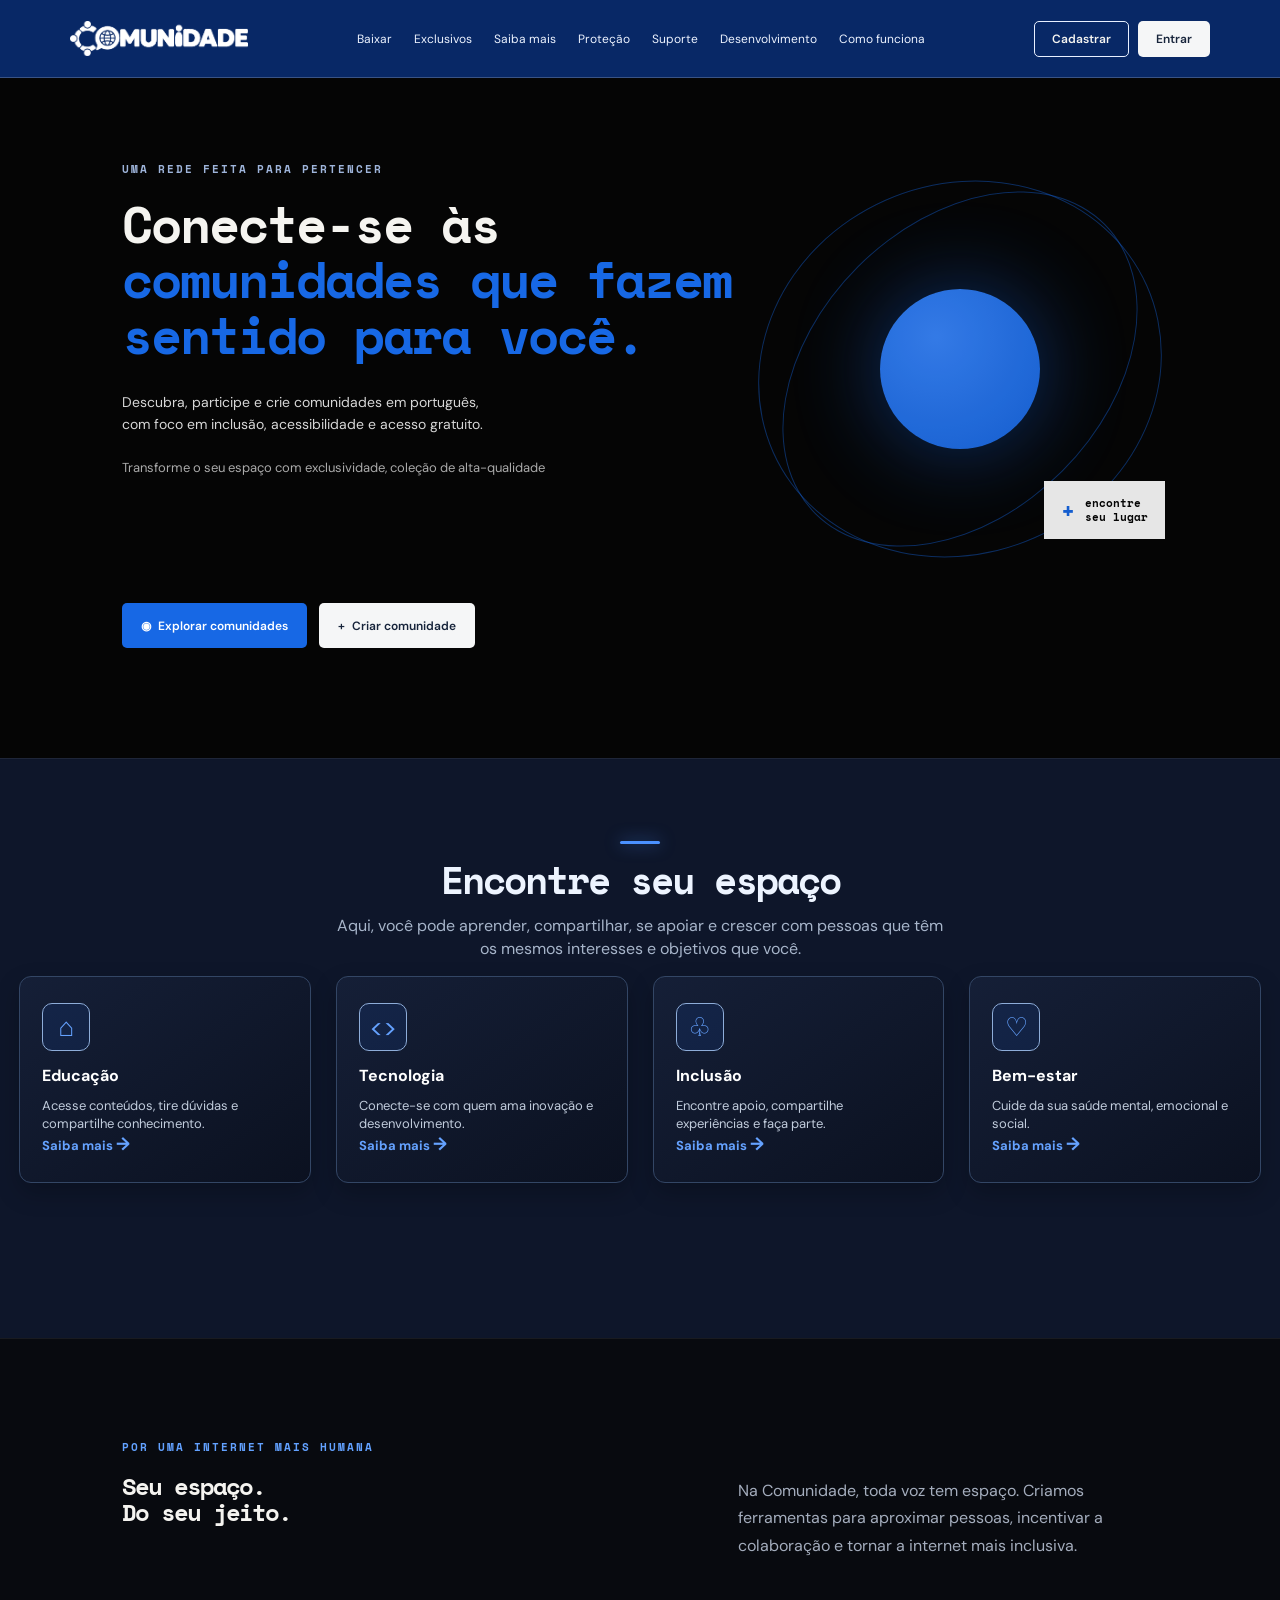
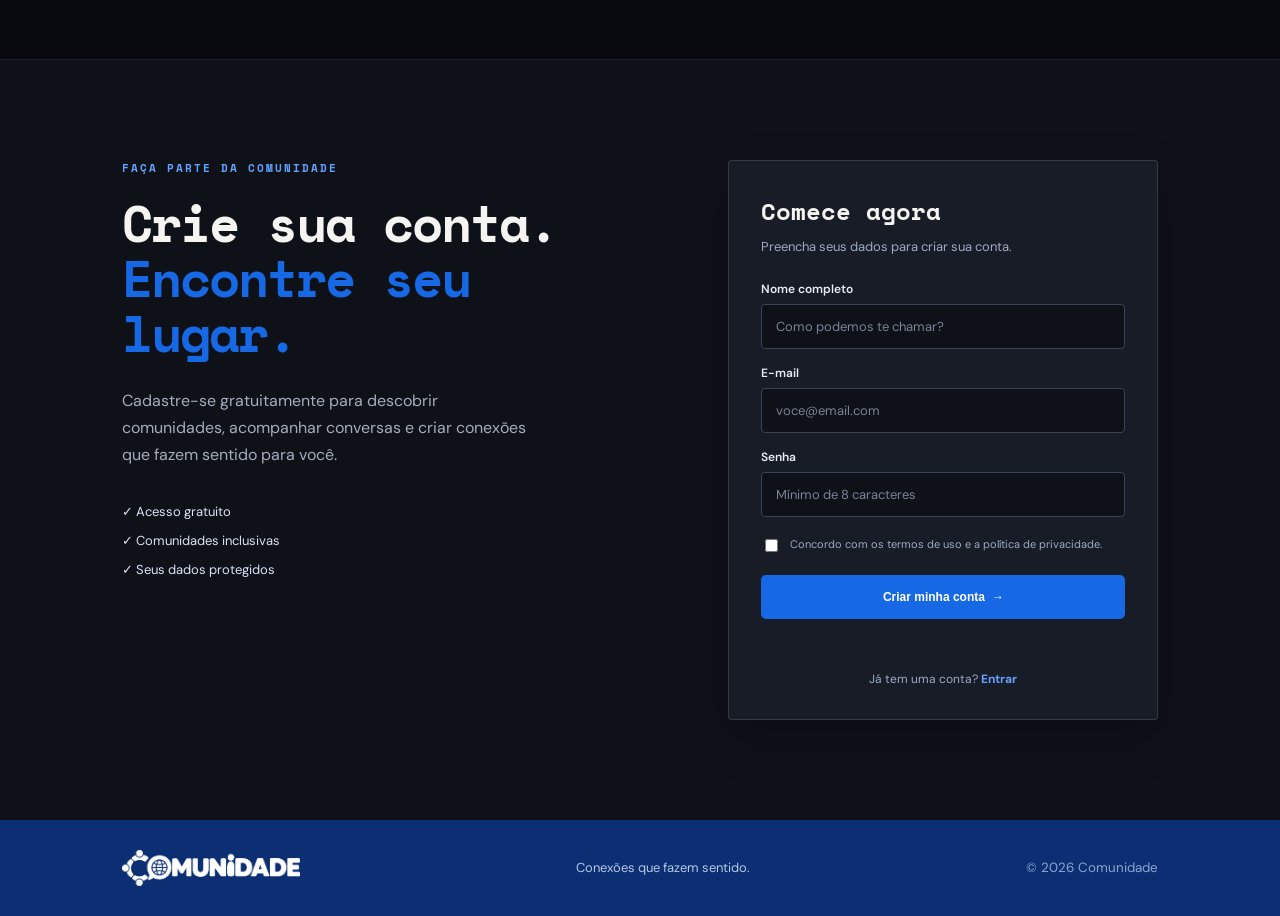
<file: index.html>
<!doctype html>
<html lang="pt-BR">
  <head>
    <meta charset="UTF-8" />
    <meta name="viewport" content="width=device-width, initial-scale=1.0" />
    <meta name="description" content="Comunidade - comunidades que fazem sentido para você." />
    <title>Comunidade | Comunidades para todos</title>
    <link rel="preconnect" href="https://fonts.googleapis.com" />
    <link rel="preconnect" href="https://fonts.gstatic.com" crossorigin />
    <link
      href="https://fonts.googleapis.com/css2?family=DM+Sans:wght@400;500;600;700&family=Space+Mono:wght@400;700&display=swap"
      rel="stylesheet"
    />
    <link rel="stylesheet" href="css/styles.css" />
  </head>
  <body>
    <header class="site-header">
      <a class="brand" href="#inicio" aria-label="Comunidade - início">
        <img src="arquivos/logo-comunidade.png" alt="Comunidade" />
      </a>

      <button class="menu-toggle" type="button" aria-expanded="false" aria-controls="main-nav">
        <span></span><span></span><span></span>
        <span class="sr-only">Abrir menu</span>
      </button>

      <nav id="main-nav" class="main-nav" aria-label="Navegação principal">
        <a href="#cadastro">Baixar</a>
        <a href="#comunidades">Exclusivos</a>
        <a href="#sobre">Saiba mais</a>
        <a href="#cadastro">Proteção</a>
        <a href="#suporte">Suporte</a>
        <a href="#sobre">Desenvolvimento</a>
        <a href="#comunidades">Como funciona</a>
      </nav>

      <div class="header-actions">
        <a class="button button-outline" href="cadastro.html">Cadastrar</a>
        <a class="button button-light" href="login.html">Entrar</a>
      </div>
    </header>

    <main>
      <section id="inicio" class="hero">
        <div class="hero-copy">
          <p class="eyebrow">uma rede feita para pertencer</p>
          <h1>Conecte-se às<br /><strong>comunidades que fazem<br />sentido para você.</strong></h1>
          <p class="hero-description">
            Descubra, participe e crie comunidades em português,<br class="desktop-only" />
            com foco em inclusão, acessibilidade e acesso gratuito.
          </p>
          <p class="hero-subtitle">Transforme o seu espaço com exclusividade, coleção de alta-qualidade</p>
          <div class="hero-actions">
            <a class="button button-primary" href="#comunidades">
              <span aria-hidden="true">◉</span> Explorar comunidades
            </a>
            <a class="button button-light" href="cadastro.html">
              <span aria-hidden="true">+</span> Criar comunidade
            </a>
          </div>
        </div>
        <div class="hero-art" aria-hidden="true">
          <div class="orbit orbit-one"></div>
          <div class="orbit orbit-two"></div>
          <div class="hero-dot"></div>
          <div class="hero-card">
            <span>+</span>
            <p>encontre<br />seu lugar</p>
          </div>
        </div>
      </section>

      <section id="comunidades" class="community-section">
        <div class="section-heading">
          <p class="section-rule" aria-hidden="true"></p>
          <h2>Encontre seu espaço</h2>
          <p>Aqui, você pode aprender, compartilhar, se apoiar e crescer com pessoas que têm os mesmos interesses e objetivos que você.</p>
        </div>
        <div class="community-grid">
          <article class="community-card">
            <span class="card-icon">⌂</span>
            <h3>Educação</h3>
            <p>Acesse conteúdos, tire dúvidas e compartilhe conhecimento.</p>
            <a href="#comunidades">Saiba mais <span>→</span></a>
          </article>
          <article class="community-card">
            <span class="card-icon">&lt;&gt;</span>
            <h3>Tecnologia</h3>
            <p>Conecte-se com quem ama inovação e desenvolvimento.</p>
            <a href="#comunidades">Saiba mais <span>→</span></a>
          </article>
          <article class="community-card">
            <span class="card-icon">♧</span>
            <h3>Inclusão</h3>
            <p>Encontre apoio, compartilhe experiências e faça parte.</p>
            <a href="#sobre">Saiba mais <span>→</span></a>
          </article>
          <article class="community-card">
            <span class="card-icon">♡</span>
            <h3>Bem-estar</h3>
            <p>Cuide da sua saúde mental, emocional e social.</p>
            <a href="#sobre">Saiba mais <span>→</span></a>
          </article>
        </div>
      </section>

      <section id="sobre" class="about-section">
        <div>
          <p class="eyebrow blue-eyebrow">por uma internet mais humana</p>
          <h2>Seu espaço.<br /><span>Do seu jeito.</span></h2>
        </div>
        <p>Na Comunidade, toda voz tem espaço. Criamos ferramentas para aproximar pessoas, incentivar a colaboração e tornar a internet mais inclusiva.</p>
      </section>

      <section id="cadastro" class="signup-section">
        <div class="signup-intro">
          <p class="eyebrow blue-eyebrow">faça parte da comunidade</p>
          <h2>Crie sua conta.<br /><span>Encontre seu lugar.</span></h2>
          <p>Cadastre-se gratuitamente para descobrir comunidades, acompanhar conversas e criar conexões que fazem sentido para você.</p>
          <div class="signup-points">
            <span>✓ Acesso gratuito</span>
            <span>✓ Comunidades inclusivas</span>
            <span>✓ Seus dados protegidos</span>
          </div>
        </div>
        <form class="signup-form" id="signup-form">
          <h3>Comece agora</h3>
          <p class="form-caption">Preencha seus dados para criar sua conta.</p>
          <label for="name">Nome completo</label>
          <input id="name" name="name" type="text" placeholder="Como podemos te chamar?" autocomplete="name" required />
          <label for="email">E-mail</label>
          <input id="email" name="email" type="email" placeholder="voce@email.com" autocomplete="email" required />
          <label for="password">Senha</label>
          <input id="password" name="password" type="password" placeholder="Mínimo de 8 caracteres" minlength="8" autocomplete="new-password" required />
          <label class="checkbox-label" for="terms">
            <input id="terms" name="terms" type="checkbox" required />
            <span>Concordo com os termos de uso e a política de privacidade.</span>
          </label>
          <button class="button button-primary submit-button" type="submit">Criar minha conta <span aria-hidden="true">→</span></button>
          <p class="form-status" role="status" aria-live="polite"></p>
          <p class="login-hint">Já tem uma conta? <a href="login.html">Entrar</a></p>
        </form>
      </section>
    </main>

    <footer id="suporte" class="site-footer">
      <a class="brand" href="#inicio"><img src="arquivos/logo-comunidade.png" alt="Comunidade" /></a>
      <p>Conexões que fazem sentido.</p>
      <small>© 2026 Comunidade</small>
    </footer>
    <script src="js/script.js?v=4"></script>
  </body>
</html>
</file>
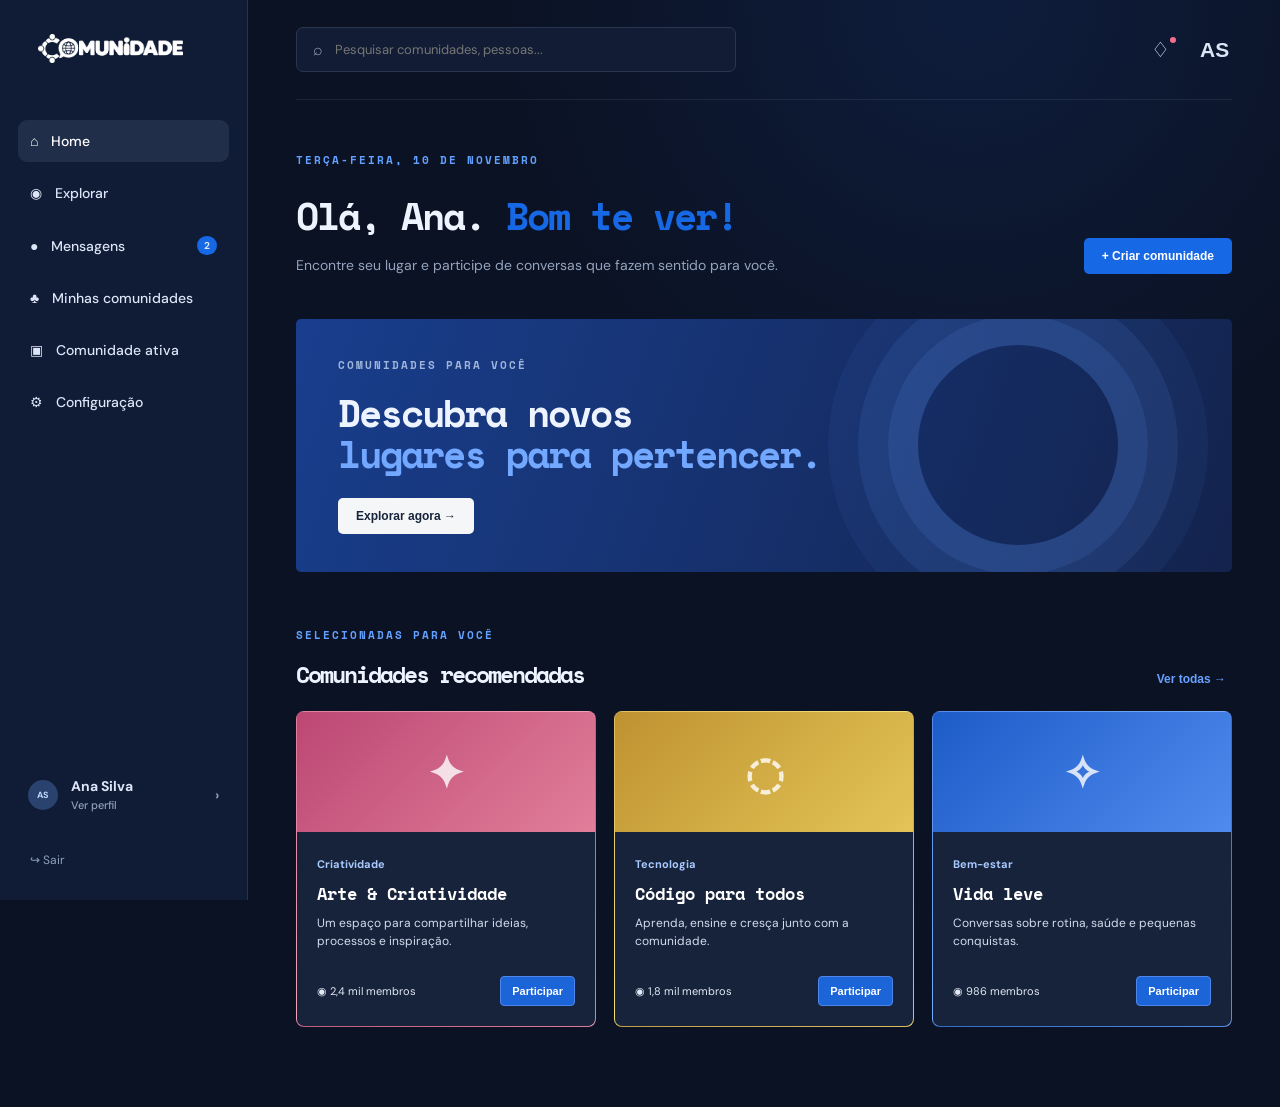
<file: app.html>
<!doctype html>
<html lang="pt-BR">
  <head>
    <meta charset="UTF-8" />
    <meta name="viewport" content="width=device-width, initial-scale=1.0" />
    <title>Início | Comunidade</title>
    <link rel="preconnect" href="https://fonts.googleapis.com" />
    <link rel="preconnect" href="https://fonts.gstatic.com" crossorigin />
    <link href="https://fonts.googleapis.com/css2?family=DM+Sans:wght@400;500;600;700&family=Space+Mono:wght@400;700&display=swap" rel="stylesheet" />
    <link rel="stylesheet" href="css/styles.css" />
  </head>
  <body class="app-page">
    <aside class="app-sidebar">
      <a class="app-logo" href="#home-view"><img src="arquivos/logo-comunidade.png" alt="Comunidade" /></a>
      <nav class="app-nav" aria-label="Menu da aplicação">
        <button class="app-nav-item active" data-view="home">⌂ <span>Home</span></button>
        <button class="app-nav-item" data-view="discovery">◉ <span>Explorar</span></button>
        <button class="app-nav-item" data-view="messages">● <span>Mensagens</span><b>2</b></button>
        <button class="app-nav-item" data-view="communities">♣ <span>Minhas comunidades</span></button>
        <button class="app-nav-item" data-view="community">▣ <span>Comunidade ativa</span></button>
        <button class="app-nav-item" data-view="admin">▤ <span>Painel do criador</span></button>
        <button class="app-nav-item" data-view="settings">⚙ <span>Configuração</span></button>
      </nav>
      <div class="sidebar-bottom">
        <button class="profile-mini" data-view="profile"><span class="avatar avatar-small">AS</span><span><strong>Ana Silva</strong><small>Ver perfil</small></span><b>›</b></button>
        <a href="index.html">↪ Sair</a>
      </div>
    </aside>

    <main class="app-main">
      <header class="app-topbar">
        <div class="search-box"><span>⌕</span><input id="global-search" type="search" placeholder="Pesquisar comunidades, pessoas..." /></div>
        <div class="top-actions"><button aria-label="Notificações">♢<b class="notification-dot"></b></button><button class="avatar">AS</button></div>
      </header>

      <section class="app-view active-view" id="home-view">
        <div class="app-welcome"><div><p class="eyebrow blue-eyebrow">terça-feira, 10 de novembro</p><h1>Olá, Ana. <span>Bom te ver!</span></h1><p>Encontre seu lugar e participe de conversas que fazem sentido para você.</p></div><button class="button button-primary" data-view="create">+ Criar comunidade</button></div>
        <div class="app-hero-banner"><div><p class="eyebrow">comunidades para você</p><h2>Descubra novos<br /><strong>lugares para pertencer.</strong></h2><button class="button button-light" data-view="discovery">Explorar agora →</button></div><div class="banner-shape" aria-hidden="true"></div></div>
        <div class="content-heading"><div><p class="eyebrow blue-eyebrow">selecionadas para você</p><h2>Comunidades recomendadas</h2></div><button class="text-button" data-view="discovery">Ver todas →</button></div>
        <div class="app-cards">
          <article class="app-community-card gradient-pink" data-category="Arte"><div class="community-cover">✦</div><div class="community-info"><span class="tag">Criatividade</span><h3>Arte & Criatividade</h3><p>Um espaço para compartilhar ideias, processos e inspiração.</p><div class="card-footer"><span>◉ 2,4 mil membros</span><button class="join-button" type="button">Participar</button></div></div></article>
          <article class="app-community-card gradient-yellow" data-category="Tecnologia"><div class="community-cover">◌</div><div class="community-info"><span class="tag">Tecnologia</span><h3>Código para todos</h3><p>Aprenda, ensine e cresça junto com a comunidade.</p><div class="card-footer"><span>◉ 1,8 mil membros</span><button class="join-button" type="button">Participar</button></div></div></article>
          <article class="app-community-card gradient-blue" data-category="Bem-estar"><div class="community-cover">✧</div><div class="community-info"><span class="tag">Bem-estar</span><h3>Vida leve</h3><p>Conversas sobre rotina, saúde e pequenas conquistas.</p><div class="card-footer"><span>◉ 986 membros</span><button class="join-button" type="button">Participar</button></div></div></article>
        </div>
      </section>

      <section class="app-view" id="discovery-view">
        <div class="page-title"><p class="eyebrow blue-eyebrow">explore novos espaços</p><h1>Descobrir comunidades</h1><p>Pesquise por interesses e encontre um grupo para chamar de seu.</p></div>
        <div class="filter-row"><button class="filter-chip selected">Todas</button><button class="filter-chip">Tecnologia</button><button class="filter-chip">Arte</button><button class="filter-chip">Educação</button><button class="filter-chip">Bem-estar</button></div>
        <div class="app-cards discovery-cards">
          <article class="app-community-card gradient-blue" data-category="Tecnologia"><div class="community-cover">⌘</div><div class="community-info"><span class="tag">Tecnologia</span><h3>Design sem fronteiras</h3><p>Troque referências e aprenda com outros criadores.</p><div class="card-footer"><span>◉ 4,2 mil membros</span><button class="join-button" type="button">Participar</button></div></div></article>
          <article class="app-community-card gradient-pink" data-category="Arte"><div class="community-cover">☼</div><div class="community-info"><span class="tag">Fotografia</span><h3>Olhar cotidiano</h3><p>Fotografia, narrativas e o mundo visto de perto.</p><div class="card-footer"><span>◉ 734 membros</span><button class="join-button" type="button">Participar</button></div></div></article>
          <article class="app-community-card gradient-yellow" data-category="Educação"><div class="community-cover">✎</div><div class="community-info"><span class="tag">Educação</span><h3>Estudos em rede</h3><p>Organize sua jornada e encontre parceiros de estudo.</p><div class="card-footer"><span>◉ 3,1 mil membros</span><button class="join-button" type="button">Participar</button></div></div></article>
        </div>
      </section>

      <section class="app-view" id="community-view">
        <div class="community-detail-cover gradient-blue"><span>✦</span></div>
        <div class="community-detail-head"><div class="avatar avatar-large">AC</div><div><p class="eyebrow blue-eyebrow">comunidade aberta</p><h1>Arte & Criatividade</h1><p>Um espaço para compartilhar ideias, processos e inspiração.</p><span class="muted">◉ 2.421 membros · criada há 2 anos</span></div><button class="button button-primary join-button">Participar</button></div>
        <div class="community-tabs" role="tablist"><button class="selected" data-tab="Feed">Feed</button><button data-tab="Eventos">Eventos</button><button data-tab="Membros">Membros</button><button data-tab="Regras">Regras</button></div>
        <div class="community-feed"><article class="post-card"><div class="post-author"><span class="avatar">ML</span><div><strong>Marina Lima</strong><small>há 24 minutos</small></div><button>•••</button></div><p>Qual foi a última coisa que vocês criaram? Compartilho aqui meu estudo de cores da semana 🎨</p><div class="post-image gradient-pink">✦</div><div class="post-actions"><button>♡ 24</button><button>◌ 8 comentários</button><button>↗ Compartilhar</button></div></article><aside class="side-card"><h3>Sobre a comunidade</h3><p>Um lugar aberto para experimentar, perguntar e celebrar o processo criativo.</p><hr /><h3>Próximo evento</h3><div class="event-item"><b>18<br /><small>NOV</small></b><span><strong>Encontro criativo</strong><small>Online · 19:00</small></span></div><button class="text-button">Ver todos os eventos →</button></aside></div>
        <div class="community-panel side-card" data-tab="Eventos" hidden><h3>Próximos eventos</h3><div class="event-item"><b>18<br /><small>NOV</small></b><span><strong>Encontro criativo</strong><small>Online · 19:00</small></span></div><div class="event-item"><b>02<br /><small>DEZ</small></b><span><strong>Oficina de aquarela</strong><small>Online · 15:00</small></span></div><div class="event-item"><b>14<br /><small>DEZ</small></b><span><strong>Troca de referências</strong><small>Online · 20:00</small></span></div></div>
        <div class="community-panel side-card" data-tab="Membros" hidden><h3>Membros em destaque</h3><div class="member-row"><span class="avatar avatar-small">ML</span><span><strong>Marina Lima</strong><small>Responsável pela comunidade</small></span></div><div class="member-row"><span class="avatar avatar-small">JP</span><span><strong>João Paulo</strong><small>Membro desde hoje</small></span></div><div class="member-row"><span class="avatar avatar-small">AS</span><span><strong>Ana Silva</strong><small>Membro</small></span></div></div>
        <div class="community-panel side-card" data-tab="Regras" hidden><h3>Regras da comunidade</h3><p>1. Respeite todas as pessoas e suas formas de comunicação.</p><p>2. Compartilhe conteúdos relacionados a arte e criatividade.</p><p>3. Não publique conteúdo ofensivo ou discriminatório.</p><p>4. Dê crédito ao trabalho de outras pessoas.</p></div>
      </section>

      <section class="app-view" id="profile-view">
        <div class="page-title"><p class="eyebrow blue-eyebrow">seu espaço</p><h1>Meu perfil</h1></div>
        <div class="profile-header"><span class="avatar avatar-profile">AS</span><div><h2>Ana Silva</h2><p>@anasilva · São Paulo, Brasil</p><p class="muted">Criadora, curiosa e apaixonada por aprender coisas novas.</p></div><button class="button button-outline">Editar perfil</button></div>
        <div class="profile-grid"><div class="side-card"><h3>Meus interesses</h3><div class="interest-tags"><span>Design</span><span>Tecnologia</span><span>Fotografia</span><span>Livros</span></div></div><div class="side-card"><h3>Comunidades participantes</h3><div class="member-row"><span class="avatar avatar-small">AC</span><span><strong>Arte & Criatividade</strong><small>2,4 mil membros</small></span><b>›</b></div><div class="member-row"><span class="avatar avatar-small">CP</span><span><strong>Código para todos</strong><small>1,8 mil membros</small></span><b>›</b></div></div></div>
      </section>

      <section class="app-view" id="admin-view">
        <div class="page-title"><p class="eyebrow blue-eyebrow">ferramentas do criador</p><h1>Painel do criador</h1><p>Gerencie sua comunidade e acompanhe o que está acontecendo.</p></div>
        <div class="stats-grid"><div class="stat-card"><span>membros</span><strong>2.421</strong><small>↑ 12% este mês</small></div><div class="stat-card"><span>publicações</span><strong>186</strong><small>↑ 8% este mês</small></div><div class="stat-card"><span>engajamento</span><strong>78%</strong><small>↑ 4% este mês</small></div></div>
        <div class="admin-grid"><div class="side-card"><div class="card-heading"><h3>Atalhos rápidos</h3></div><button class="admin-action">＋ Criar publicação <span>→</span></button><button class="admin-action">✎ Editar informações <span>→</span></button><button class="admin-action">♣ Gerenciar membros <span>→</span></button></div><div class="side-card"><div class="card-heading"><h3>Publicações recentes</h3><button class="text-button">Ver todas</button></div><div class="admin-post"><span class="avatar avatar-small">ML</span><span><strong>Marina Lima publicou no feed</strong><small>há 24 minutos</small></span></div><div class="admin-post"><span class="avatar avatar-small">JP</span><span><strong>João Paulo entrou na comunidade</strong><small>há 1 hora</small></span></div></div></div>
      </section>

      <section class="app-view" id="messages-view"><div class="page-title"><p class="eyebrow blue-eyebrow">converse</p><h1>Mensagens</h1><p>Suas conversas aparecem aqui.</p></div><div class="empty-state">●<h2>Nenhuma conversa aberta</h2><p>Quando você começar a conversar, suas mensagens aparecerão aqui.</p></div></section>
      <section class="app-view" id="communities-view"><div class="page-title"><p class="eyebrow blue-eyebrow">seus espaços</p><h1>Minhas comunidades</h1></div><div class="app-cards"><article class="app-community-card gradient-pink"><div class="community-cover">✦</div><div class="community-info"><h3>Arte & Criatividade</h3><p>Você participa desta comunidade.</p><div class="card-footer"><span>◉ 2,4 mil membros</span><button class="join-button">Abrir</button></div></div></article></div></section>
      <section class="app-view" id="settings-view"><div class="page-title"><p class="eyebrow blue-eyebrow">personalize sua experiência</p><h1>Configuração</h1></div><div class="side-card settings-card"><h3>Preferências de acessibilidade</h3><label class="setting-row"><span>Alto contraste <small>Melhora a leitura dos elementos.</small></span><input type="checkbox" /></label><label class="setting-row"><span>Texto maior <small>Aumenta o tamanho da fonte.</small></span><input type="checkbox" /></label><label class="setting-row"><span>Notificações por e-mail <small>Receba novidades das suas comunidades.</small></span><input type="checkbox" checked /></label></div></section>
      <section class="app-view" id="create-view"><div class="page-title"><p class="eyebrow blue-eyebrow">dê vida à sua ideia</p><h1>Criar comunidade</h1><p>Reúna pessoas em torno do que importa para você.</p></div><form class="create-form side-card"><label>Nome da comunidade<input type="text" placeholder="Ex.: Clube do livro" required /></label><label>Descrição<textarea placeholder="Conte um pouco sobre sua comunidade"></textarea></label><label>Categoria<select required><option value="" selected disabled>Escolha uma categoria</option><option>Tecnologia</option><option>Arte e criatividade</option><option>Educação</option></select></label><button class="button button-primary" type="submit">Criar comunidade →</button><p class="form-status"></p></form></section>
    </main>
    <script src="js/app.js?v=4"></script>
  </body>
</html>
</file>
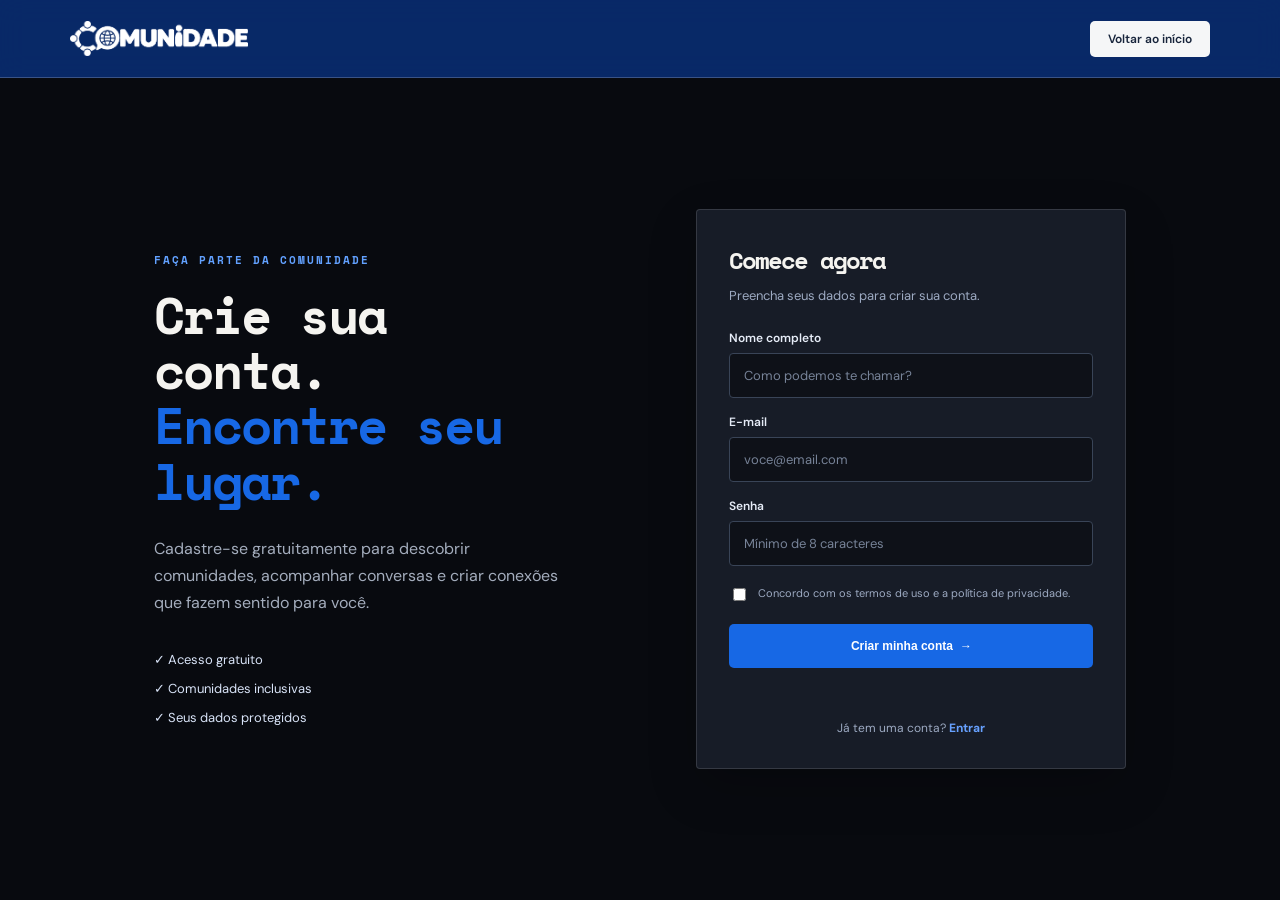
<file: cadastro.html>
<!doctype html>
<html lang="pt-BR">
  <head>
    <meta charset="UTF-8" />
    <meta name="viewport" content="width=device-width, initial-scale=1.0" />
    <meta name="description" content="Crie sua conta na Comunidade." />
    <title>Criar conta | Comunidade</title>
    <link rel="preconnect" href="https://fonts.googleapis.com" />
    <link rel="preconnect" href="https://fonts.gstatic.com" crossorigin />
    <link href="https://fonts.googleapis.com/css2?family=DM+Sans:wght@400;500;600;700&family=Space+Mono:wght@400;700&display=swap" rel="stylesheet" />
    <link rel="stylesheet" href="css/styles.css" />
  </head>
  <body class="auth-page">
    <header class="site-header">
      <a class="brand" href="index.html" aria-label="Comunidade - início">
        <img src="arquivos/logo-comunidade.png" alt="Comunidade" />
      </a>
      <a class="button button-light auth-back" href="index.html">Voltar ao início</a>
    </header>

    <main class="auth-layout">
      <section class="auth-message">
        <p class="eyebrow blue-eyebrow">faça parte da comunidade</p>
        <h1>Crie sua conta.<br /><strong>Encontre seu lugar.</strong></h1>
        <p>Cadastre-se gratuitamente para descobrir comunidades, acompanhar conversas e criar conexões que fazem sentido para você.</p>
        <div class="signup-points">
          <span>✓ Acesso gratuito</span>
          <span>✓ Comunidades inclusivas</span>
          <span>✓ Seus dados protegidos</span>
        </div>
      </section>

      <form class="signup-form" id="signup-form">
        <h2>Comece agora</h2>
        <p class="form-caption">Preencha seus dados para criar sua conta.</p>
        <label for="name">Nome completo</label>
        <input id="name" name="name" type="text" placeholder="Como podemos te chamar?" autocomplete="name" required />
        <label for="email">E-mail</label>
        <input id="email" name="email" type="email" placeholder="voce@email.com" autocomplete="email" required />
        <label for="password">Senha</label>
        <input id="password" name="password" type="password" placeholder="Mínimo de 8 caracteres" minlength="8" autocomplete="new-password" required />
        <label class="checkbox-label" for="terms">
          <input id="terms" name="terms" type="checkbox" required />
          <span>Concordo com os termos de uso e a política de privacidade.</span>
        </label>
        <button class="button button-primary submit-button" type="submit">Criar minha conta <span aria-hidden="true">→</span></button>
        <p class="form-status" role="status" aria-live="polite"></p>
        <p class="login-hint" id="entrar">Já tem uma conta? <a href="login.html">Entrar</a></p>
      </form>
    </main>
    <script src="js/script.js?v=4"></script>
  </body>
</html>
</file>
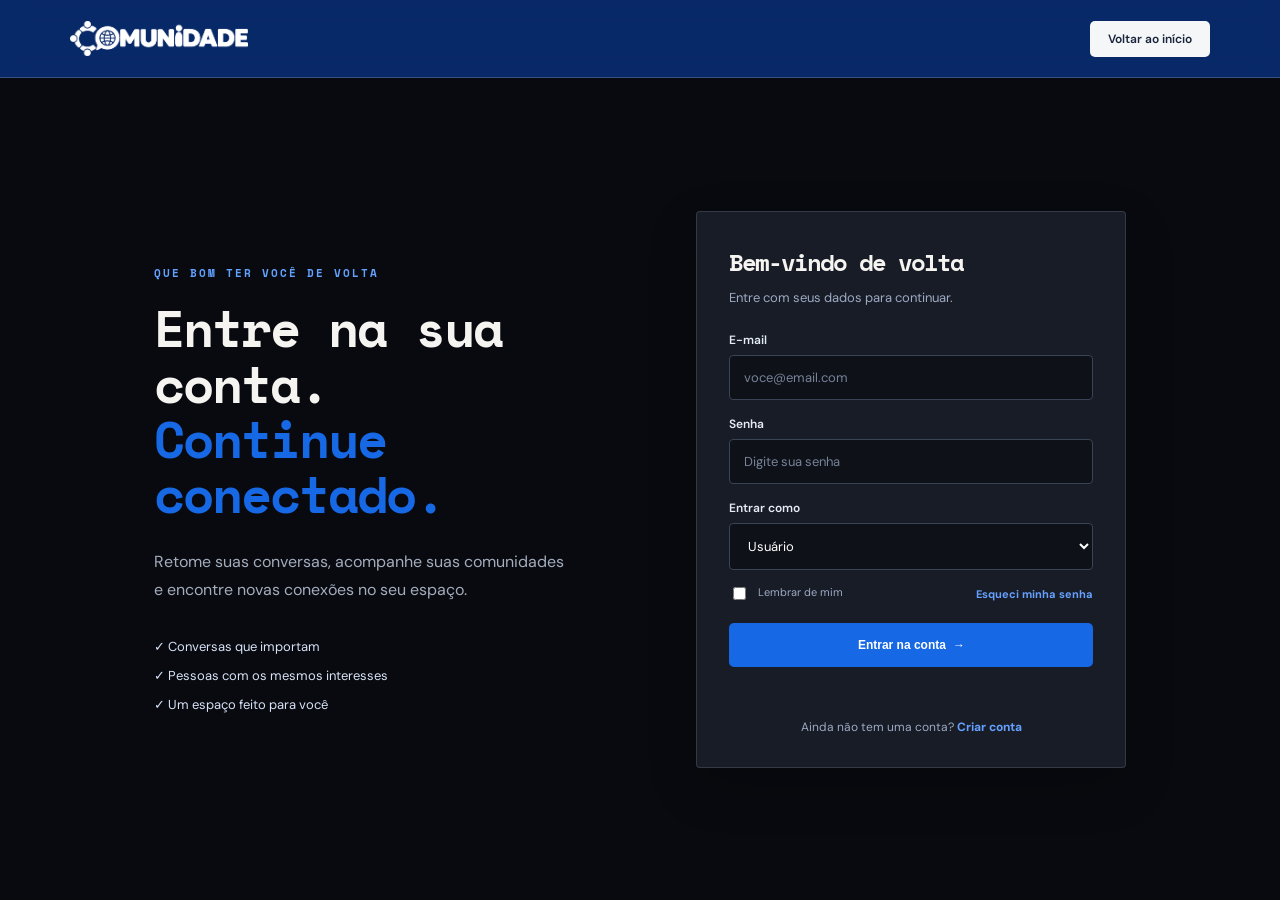
<file: login.html>
<!doctype html>
<html lang="pt-BR">
  <head>
    <meta charset="UTF-8" />
    <meta name="viewport" content="width=device-width, initial-scale=1.0" />
    <meta name="description" content="Entre na sua conta da Comunidade." />
    <title>Entrar | Comunidade</title>
    <link rel="preconnect" href="https://fonts.googleapis.com" />
    <link rel="preconnect" href="https://fonts.gstatic.com" crossorigin />
    <link href="https://fonts.googleapis.com/css2?family=DM+Sans:wght@400;500;600;700&family=Space+Mono:wght@400;700&display=swap" rel="stylesheet" />
    <link rel="stylesheet" href="css/styles.css" />
  </head>
  <body class="auth-page">
    <header class="site-header">
      <a class="brand" href="index.html" aria-label="Comunidade - início">
        <img src="arquivos/logo-comunidade.png" alt="Comunidade" />
      </a>
      <a class="button button-light auth-back" href="index.html">Voltar ao início</a>
    </header>

    <main class="auth-layout login-layout">
      <section class="auth-message">
        <p class="eyebrow blue-eyebrow">que bom ter você de volta</p>
        <h1>Entre na sua conta.<br /><strong>Continue conectado.</strong></h1>
        <p>Retome suas conversas, acompanhe suas comunidades e encontre novas conexões no seu espaço.</p>
        <div class="signup-points">
          <span>✓ Conversas que importam</span>
          <span>✓ Pessoas com os mesmos interesses</span>
          <span>✓ Um espaço feito para você</span>
        </div>
      </section>

      <form class="signup-form" id="login-form">
        <h2>Bem-vindo de volta</h2>
        <p class="form-caption">Entre com seus dados para continuar.</p>
        <label for="login-email">E-mail</label>
        <input id="login-email" name="email" type="email" placeholder="voce@email.com" autocomplete="email" required />
        <label for="login-password">Senha</label>
        <input id="login-password" name="password" type="password" placeholder="Digite sua senha" autocomplete="current-password" required />
        <label for="login-role">Entrar como</label>
        <select id="login-role" name="role" required>
          <option value="usuario">Usuário</option>
          <option value="dono">Dono de comunidade</option>
          <option value="admin">Administrador</option>
        </select>
        <div class="login-options">
          <label class="checkbox-label" for="remember">
            <input id="remember" name="remember" type="checkbox" />
            <span>Lembrar de mim</span>
          </label>
          <a href="#">Esqueci minha senha</a>
        </div>
        <button class="button button-primary submit-button" type="submit">Entrar na conta <span aria-hidden="true">→</span></button>
        <p class="form-status login-status" role="status" aria-live="polite"></p>
        <p class="login-hint">Ainda não tem uma conta? <a href="cadastro.html">Criar conta</a></p>
      </form>
    </main>
    <script src="js/script.js?v=4"></script>
  </body>
</html>
</file>
<file: css/styles.css>
:root {
  --blue: #1768e5;
  --deep-blue: #0c2e73;
  --ink: #050505;
  --paper: #f5f4f0;
  --surface: #10131b;
  --surface-raised: #171c27;
  --muted: #9daac2;
  --navy: #7e94be;
  --line: rgba(255, 255, 255, 0.18);
  font-family: "DM Sans", sans-serif;
  color: var(--paper);
  background: var(--blue);
}

.app-page.high-contrast { background: #000; color: #fff; }
.app-page.high-contrast .app-sidebar,
.app-page.high-contrast .app-topbar,
.app-page.high-contrast .side-card,
.app-page.high-contrast .app-community-card { border-color: #fff; }
.app-page.large-text { font-size: 112%; }

* { box-sizing: border-box; }
.app-community-card .community-info { background: #17233b; }
.app-community-card .tag { color: #a9caff; font-weight: 700; }
.app-community-card .community-info h3 { color: #ffffff; }
.app-community-card .community-info p { color: #d3dced; }
.app-community-card .card-footer { color: #e2e9f5; }
.app-community-card .join-button { background: #1b65d8; color: #ffffff; }
html { scroll-behavior: smooth; }
body { margin: 0; background: var(--ink); }
a { color: inherit; text-decoration: none; }
.sr-only { position: absolute; width: 1px; height: 1px; padding: 0; overflow: hidden; clip: rect(0, 0, 0, 0); white-space: nowrap; border: 0; }

.site-header {
  position: sticky; top: 0; z-index: 10; min-height: 78px; padding: 0 5.5vw;
  display: flex; align-items: center; gap: 30px; background: rgba(9, 45, 114, .9);
  border-bottom: 1px solid rgba(255,255,255,.2); backdrop-filter: blur(14px);
}
.brand { display: inline-flex; align-items: center; white-space: nowrap; }
.brand img { display: block; width: 178px; height: auto; filter: brightness(0) invert(1); }
.main-nav { display: flex; align-items: center; justify-content: center; gap: 22px; flex: 1; font-size: 12px; color: #edf3ff; }
.main-nav a { transition: color .2s ease; }.main-nav a:hover { color: #b6d0ff; }
.header-actions { display: flex; gap: 9px; }
.button { display: inline-flex; align-items: center; justify-content: center; gap: 7px; min-height: 36px; padding: 0 17px; border: 1px solid transparent; border-radius: 5px; font-size: 12px; font-weight: 600; transition: transform .2s, background .2s; }
.button:hover { transform: translateY(-2px); }.button-outline { border-color: #e8f0ff; }.button-light { background: #f5f6f7; color: #17243b; }.button-primary { background: var(--blue); color: white; }
.menu-toggle { display: none; background: none; border: 0; color: white; }

.hero { position: relative; min-height: 640px; overflow: hidden; background: var(--ink); padding: 83px 9.5vw 110px; }
.hero-copy { position: relative; z-index: 1; max-width: 720px; }
.eyebrow { margin: 0 0 19px; color: #9eb4da; font: 700 11px "Space Mono", monospace; letter-spacing: 2px; text-transform: uppercase; }
h1, h2 { margin: 0; font-family: "Space Mono", monospace; letter-spacing: -2px; line-height: 1.08; }
h1 { font-size: clamp(32px, 4vw, 58px); }.hero h1 strong { color: var(--blue); font-weight: 700; }
.hero-description { margin: 30px 0 0; color: #d7d7d7; font-size: 14px; line-height: 1.55; }
.hero-subtitle { margin: 24px 0 0; color: #aaa; font-size: 13px; }.hero-actions { display: flex; gap: 12px; margin-top: 127px; }
.hero-actions .button { min-height: 45px; padding: 0 18px; }
.hero-art { position: absolute; width: 410px; height: 410px; right: 9%; top: 86px; opacity: .9; }
.orbit { position: absolute; border: 1px solid rgba(23, 104, 229, .45); border-radius: 50%; transform: rotate(-24deg); }
.orbit-one { inset: 20px 0; }.orbit-two { inset: 0 60px; transform: rotate(45deg); }
.hero-dot { position: absolute; inset: 125px; border-radius: 50%; background: radial-gradient(circle at 35% 30%, #3987ff, var(--blue)); box-shadow: 0 0 90px rgba(23,104,229,.5); }
.hero-card { position: absolute; right: 0; bottom: 35px; display: flex; align-items: center; gap: 10px; padding: 12px 17px; background: #fff; color: var(--ink); font: 700 11px "Space Mono", monospace; }
.hero-card span { font-size: 23px; color: var(--blue); }.hero-card p { margin: 0; line-height: 1.3; }

.community-section { background: #0e162a; color: var(--paper); padding: 82px 1.5vw 155px; border-top: 1px solid rgba(255,255,255,.07); }.blue-eyebrow { color: #62a1ff; }
.section-heading { max-width: 680px; margin: 0 auto; text-align: center; }.section-rule { width: 40px; height: 3px; margin: 0 auto 15px; border-radius: 3px; background: #4b91ff; box-shadow: 0 0 16px rgba(75,145,255,.65); }.section-heading h2 { color: #edf4ff; font-size: clamp(30px, 3vw, 42px); }.section-heading > p:last-child { margin: 13px auto 0; max-width: 610px; color: #a7b5ca; line-height: 1.45; }
.community-grid { display: grid; grid-template-columns: repeat(4, 1fr); gap: 25px; margin-top: 16px; }
.community-card { min-height: 202px; padding: 26px 22px; display: flex; flex-direction: column; border: 1px solid #334665; border-radius: 12px; background: linear-gradient(145deg, #151f37, #0b1120); color: #fff; box-shadow: 0 10px 24px rgba(0,0,0,.22); transition: transform .2s, border-color .2s, box-shadow .2s; }.community-card:hover { transform: translateY(-5px); border-color: #4d8ff2; box-shadow: 0 14px 30px rgba(0,0,0,.35), 0 0 18px rgba(23,104,229,.12); }.card-icon { display: grid; place-items: center; width: 48px; height: 48px; border: 1px solid #8eadd9; border-radius: 10px; color: #65a2ff; font-size: 26px; line-height: 1; background: rgba(23,104,229,.1); }.community-card h3 { margin: 14px 0 11px; font: 700 16px "DM Sans", sans-serif; }.community-card p { margin: 0; max-width: 240px; line-height: 1.35; font-size: 13px; color: #c1ccdc; }.community-card a { margin-top: auto; color: #65a2ff; font-size: 13px; font-weight: 700; }.community-card a span { font-size: 18px; }
.about-section { display: flex; justify-content: space-between; gap: 50px; padding: 100px 9.5vw; background: #080a0f; color: var(--paper); border-top: 1px solid rgba(255,255,255,.07); }.about-section > p { max-width: 420px; margin: 38px 0 0; line-height: 1.7; color: #a4adbd; }
.signup-section { display: grid; grid-template-columns: minmax(0, 1fr) minmax(320px, 430px); gap: 10vw; padding: 100px 9.5vw; background: #0e1118; border-top: 1px solid rgba(255,255,255,.07); }
.signup-intro h2 { font-size: clamp(30px, 4vw, 53px); }.signup-intro h2 span { color: var(--blue); }.signup-intro > p:not(.eyebrow) { max-width: 420px; margin-top: 26px; color: #a4adbd; line-height: 1.7; }.signup-points { display: grid; gap: 12px; margin-top: 35px; color: #d8e3f7; font-size: 13px; }
.signup-form { padding: 32px; border: 1px solid rgba(255,255,255,.13); background: #171c27; border-radius: 4px; box-shadow: 0 18px 50px rgba(0,0,0,.2); }.signup-form h3 { margin: 0; font: 700 24px "Space Mono", monospace; }.form-caption { margin: 9px 0 26px; color: #9daac2; font-size: 13px; }.signup-form label:not(.checkbox-label) { display: block; margin: 16px 0 7px; color: #e6ecf7; font-size: 12px; font-weight: 600; }.signup-form input[type="text"], .signup-form input[type="email"], .signup-form input[type="password"] { width: 100%; padding: 13px 14px; border: 1px solid #394457; border-radius: 4px; outline: none; background: #0e1118; color: #fff; font: 13px "DM Sans", sans-serif; }.signup-form input:focus { border-color: #4b91ff; box-shadow: 0 0 0 2px rgba(75,145,255,.17); }.signup-form input::placeholder { color: #778398; }.checkbox-label { display: flex; align-items: flex-start; gap: 9px; margin: 20px 0; color: #9daac2; font-size: 11px; line-height: 1.4; }.checkbox-label input { accent-color: var(--blue); margin-top: 2px; }.submit-button { width: 100%; min-height: 44px; border: 0; cursor: pointer; }.form-status { min-height: 18px; margin: 14px 0 0; color: #73d6a0; font-size: 12px; line-height: 1.4; }.login-hint { margin: 20px 0 0; text-align: center; color: #9daac2; font-size: 12px; }.login-hint a { color: #67a1ff; font-weight: 700; }
.signup-form select { width: 100%; padding: 13px 14px; border: 1px solid #394457; border-radius: 4px; outline: none; background: #0e1118; color: #fff; font: 13px "DM Sans", sans-serif; }.signup-form select:focus { border-color: #4b91ff; box-shadow: 0 0 0 2px rgba(75,145,255,.17); }
.site-footer { display: flex; align-items: center; justify-content: space-between; padding: 30px 9.5vw; background: var(--deep-blue); color: #fff; }.site-footer p { margin: 0; color: #b6c8e7; font-size: 13px; }.site-footer small { color: #8ca4cf; }
.auth-page { min-height: 100vh; background: #080a0f; }.auth-page .site-header { justify-content: space-between; }.auth-layout { min-height: calc(100vh - 78px); display: grid; grid-template-columns: minmax(0, 1fr) minmax(320px, 430px); align-items: center; gap: 10vw; padding: 70px 12vw; }.auth-message h1 { margin: 0; font: 700 clamp(34px, 4vw, 58px)/1.08 "Space Mono", monospace; letter-spacing: -2px; }.auth-message h1 strong { color: var(--blue); }.auth-message > p:not(.eyebrow) { max-width: 430px; margin-top: 27px; color: #a4adbd; line-height: 1.7; }.auth-layout .signup-form h2 { margin: 0; font: 700 24px "Space Mono", monospace; }.auth-back { margin-left: auto; }.auth-page .signup-form { width: 100%; }
.login-options { display: flex; align-items: center; justify-content: space-between; gap: 12px; margin: 15px 0 20px; }.login-options .checkbox-label { margin: 0; }.login-options > a { color: #67a1ff; font-size: 11px; font-weight: 700; white-space: nowrap; }

/* Logged-in MVP */
.app-page { display: flex; min-height: 100vh; background: #0b1224; color: #edf3ff; }
.app-sidebar { position: fixed; inset: 0 auto 0 0; width: 248px; display: flex; flex-direction: column; padding: 34px 18px 22px; background: #101b35; border-right: 1px solid rgba(255,255,255,.1); }
.app-logo img { width: 145px; filter: brightness(0) invert(1); margin: 0 20px 52px; }.app-nav { display: grid; gap: 10px; }.app-nav-item, .profile-mini { display: flex; align-items: center; gap: 13px; width: 100%; padding: 12px; border: 0; border-radius: 9px; background: transparent; color: #dce5f6; cursor: pointer; font: 500 14px "DM Sans", sans-serif; text-align: left; }.app-nav-item:hover, .app-nav-item.active { background: #202e49; color: #fff; }.app-nav-item:first-letter { font-size: 18px; }.app-nav-item b { margin-left: auto; min-width: 20px; padding: 3px 5px; border-radius: 20px; background: var(--blue); font-size: 10px; text-align: center; }.sidebar-bottom { margin-top: auto; }.profile-mini { margin-bottom: 20px; padding: 10px; }.profile-mini span:nth-child(2) { display: grid; gap: 3px; }.profile-mini small { color: #91a1bb; font-size: 11px; }.profile-mini > b { margin-left: auto; color: #91a1bb; }.sidebar-bottom > a { display: block; padding: 10px 12px; color: #91a1bb; font-size: 12px; }
.app-main { width: calc(100% - 248px); min-height: 100vh; margin-left: 248px; padding: 0 48px 80px; background: radial-gradient(circle at 70% 0, rgba(24,64,140,.23), transparent 35%), #0b1224; }.app-topbar { display: flex; justify-content: space-between; align-items: center; min-height: 100px; border-bottom: 1px solid rgba(255,255,255,.08); }.search-box { display: flex; align-items: center; gap: 10px; width: min(440px, 60%); padding: 11px 16px; border: 1px solid #293650; border-radius: 7px; color: #91a1bb; background: #121d35; }.search-box input { width: 100%; border: 0; outline: 0; background: transparent; color: #fff; font: 13px "DM Sans", sans-serif; }.top-actions { display: flex; align-items: center; gap: 18px; }.top-actions button { position: relative; border: 0; background: transparent; color: #dce5f6; cursor: pointer; font-size: 21px; }.notification-dot { position: absolute; top: 0; right: 0; width: 6px; height: 6px; border-radius: 50%; background: #f66d8d; }.app-view { display: none; max-width: 1160px; padding-top: 52px; }.app-view.active-view { display: block; }.app-welcome, .content-heading, .page-title { display: flex; align-items: end; justify-content: space-between; gap: 25px; }.app-welcome h1, .page-title h1 { margin: 0; font: 700 clamp(28px, 3vw, 42px) "Space Mono", monospace; letter-spacing: -2px; }.app-welcome h1 span { color: var(--blue); }.app-welcome p:not(.eyebrow), .page-title p:not(.eyebrow) { margin: 12px 0 0; color: #95a4be; font-size: 14px; }.app-hero-banner { position: relative; display: flex; align-items: center; min-height: 245px; margin-top: 45px; overflow: hidden; padding: 38px 42px; border-radius: 5px; background: linear-gradient(110deg, #193e8d, #13234d); }.app-hero-banner h2 { font-size: clamp(24px, 3vw, 39px); }.app-hero-banner h2 strong { color: #72a8ff; }.banner-shape { position: absolute; right: 9%; width: 260px; height: 260px; border: 30px solid rgba(95,154,255,.25); border-radius: 50%; box-shadow: 0 0 0 30px rgba(95,154,255,.1), 0 0 0 60px rgba(95,154,255,.06); }.app-hero-banner .button { margin-top: 23px; }.content-heading { margin-top: 55px; }.content-heading h2 { font-size: 23px; }.text-button { border: 0; background: transparent; color: #69a1ff; cursor: pointer; font-size: 12px; font-weight: 700; }.app-cards { display: grid; grid-template-columns: repeat(3, 1fr); gap: 18px; margin-top: 24px; }.app-community-card { overflow: hidden; border: 1px solid rgba(255,255,255,.1); border-radius: 8px; background: #141d31; }.community-cover { height: 120px; display: grid; place-items: center; color: rgba(255,255,255,.8); font: 700 45px "Space Mono", monospace; }.gradient-pink { background: linear-gradient(135deg, #bc4773, #f398ad); }.gradient-yellow { background: linear-gradient(135deg, #bf9231, #f4dc69); }.gradient-blue { background: linear-gradient(135deg, #1d5bc8, #67a1ff); }.community-info { padding: 20px; }.tag { display: inline-block; color: #86b4ff; font-size: 11px; }.community-info h3 { margin: 8px 0; font: 700 17px "Space Mono", monospace; }.community-info p { min-height: 40px; margin: 0; color: #99a8c0; font-size: 12px; line-height: 1.5; }.card-footer { display: flex; align-items: center; justify-content: space-between; gap: 8px; margin-top: 22px; color: #9aa8be; font-size: 11px; }.join-button { padding: 8px 11px; border: 1px solid #4d86e9; border-radius: 4px; background: transparent; color: #76adff; cursor: pointer; font-size: 11px; font-weight: 700; }.join-button.joined { border-color: #69d7a1; color: #69d7a1; }
.filter-row { display: flex; flex-wrap: wrap; gap: 9px; margin-top: 34px; }.filter-chip { padding: 9px 16px; border: 1px solid #344360; border-radius: 30px; background: transparent; color: #a7b5ca; cursor: pointer; font-size: 12px; }.filter-chip.selected { border-color: var(--blue); background: var(--blue); color: #fff; }.discovery-cards { margin-top: 25px; }.community-detail-cover { height: 220px; display: grid; place-items: center; margin-top: 20px; border-radius: 7px; color: rgba(255,255,255,.7); font: 700 80px "Space Mono", monospace; }.community-detail-head { display: flex; align-items: center; gap: 18px; margin-top: -35px; padding: 0 26px; }.community-detail-head > div:nth-child(2) { flex: 1; }.community-detail-head h1 { margin: 3px 0 7px; font-size: 29px; }.community-detail-head p { margin: 0 0 8px; color: #b2bfd2; font-size: 13px; }.muted { color: #8797b2; font-size: 11px; }.community-tabs { display: flex; gap: 25px; margin-top: 35px; border-bottom: 1px solid #26344f; }.community-tabs button { padding: 13px 3px; border: 0; border-bottom: 2px solid transparent; background: transparent; color: #94a4bd; cursor: pointer; font-size: 12px; }.community-tabs button.selected { border-color: var(--blue); color: #fff; }.community-feed { display: grid; grid-template-columns: minmax(0, 1fr) 300px; gap: 22px; margin-top: 24px; }.post-card, .side-card, .stat-card { padding: 22px; border: 1px solid rgba(255,255,255,.1); border-radius: 7px; background: #141d31; }.post-author, .member-row, .admin-post { display: flex; align-items: center; gap: 11px; }.post-author > div, .member-row > span:nth-child(2), .admin-post > span:nth-child(2) { display: grid; gap: 3px; }.post-author small, .member-row small, .admin-post small { color: #8292ac; font-size: 10px; }.post-author button { margin-left: auto; border: 0; background: transparent; color: #9baac0; }.post-card > p { line-height: 1.6; font-size: 14px; }.post-image { display: grid; place-items: center; height: 170px; border-radius: 5px; color: rgba(255,255,255,.8); font-size: 50px; }.post-actions { display: flex; gap: 22px; margin-top: 15px; }.post-actions button { border: 0; background: transparent; color: #91a1ba; cursor: pointer; font-size: 11px; }.side-card h3 { margin: 0 0 13px; font: 700 15px "Space Mono", monospace; }.side-card p { color: #9eacc1; line-height: 1.55; font-size: 12px; }.side-card hr { margin: 24px 0; border: 0; border-top: 1px solid #29364f; }.event-item { display: flex; gap: 12px; margin: 17px 0 21px; }.event-item b { padding: 7px 8px; border-radius: 4px; background: #213e76; color: #78acff; text-align: center; }.event-item b small { font-size: 9px; }.event-item span { display: grid; gap: 4px; font-size: 12px; }.event-item span small { color: #8d9cb3; }.avatar { display: grid; flex: 0 0 auto; place-items: center; width: 38px; height: 38px; border-radius: 50%; background: #2a426e; color: #c3d9ff; font-size: 11px; font-weight: 700; }.avatar-small { width: 30px; height: 30px; font-size: 9px; }.avatar-large { width: 74px; height: 74px; border: 4px solid #0b1224; font-size: 19px; }.avatar-profile { width: 90px; height: 90px; font-size: 24px; }.profile-header { display: flex; align-items: center; gap: 20px; margin-top: 35px; padding: 28px; border: 1px solid rgba(255,255,255,.1); border-radius: 7px; background: #141d31; }.profile-header > div { flex: 1; }.profile-header h2 { font-size: 23px; }.profile-header p { color: #95a4be; font-size: 13px; }.profile-grid, .admin-grid { display: grid; grid-template-columns: 1fr 1fr; gap: 20px; margin-top: 20px; }.interest-tags { display: flex; flex-wrap: wrap; gap: 8px; }.interest-tags span { padding: 7px 10px; border-radius: 5px; background: #1d3768; color: #8cb8ff; font-size: 11px; }.member-row { padding: 14px 0; border-top: 1px solid #27344a; }.member-row:first-of-type { margin-top: 17px; }.member-row b { margin-left: auto; color: #7d8da8; }.stats-grid { display: grid; grid-template-columns: repeat(3, 1fr); gap: 15px; margin-top: 35px; }.stat-card { display: grid; gap: 10px; }.stat-card span { color: #92a2bb; font-size: 11px; text-transform: uppercase; }.stat-card strong { font: 700 28px "Space Mono", monospace; }.stat-card small { color: #6fce9e; font-size: 11px; }.card-heading { display: flex; justify-content: space-between; align-items: center; }.admin-action { display: flex; justify-content: space-between; width: 100%; padding: 16px 0; border: 0; border-top: 1px solid #29364f; background: transparent; color: #e6ecf7; cursor: pointer; text-align: left; font-size: 12px; }.admin-post { padding: 13px 0; border-top: 1px solid #29364f; }.admin-post span:nth-child(2) { flex: 1; }.empty-state { margin: 50px auto; padding: 70px 20px; border: 1px dashed #354563; text-align: center; color: #5e86c4; }.empty-state h2 { color: #dae5f7; font-size: 20px; }.empty-state p { color: #93a2bb; font-size: 13px; }.settings-card { max-width: 650px; margin-top: 35px; }.setting-row { display: flex; justify-content: space-between; gap: 30px; padding: 19px 0; border-top: 1px solid #29364f; color: #e6ecf7; font-size: 13px; }.setting-row small { display: block; margin-top: 5px; color: #8d9db7; font-size: 11px; }.setting-row input { width: 34px; accent-color: var(--blue); }.create-form { display: grid; gap: 17px; max-width: 620px; margin-top: 35px; }.create-form label { display: grid; gap: 7px; color: #e6ecf7; font-size: 12px; font-weight: 600; }.create-form input, .create-form textarea, .create-form select { width: 100%; padding: 13px; border: 1px solid #394457; border-radius: 4px; outline: 0; background: #0e1118; color: #fff; font: 13px "DM Sans", sans-serif; }.create-form textarea { min-height: 110px; resize: vertical; }.create-form .button { justify-self: start; }.create-form .form-status { margin: 0; }

@media (max-width: 1000px) {
  .site-header { padding: 0 4vw; gap: 15px; }.main-nav { gap: 12px; font-size: 11px; }.hero-art { right: -80px; opacity: .45; }
}
@media (max-width: 720px) {
  .site-header { min-height: 68px; justify-content: space-between; }.menu-toggle { display: grid; gap: 4px; padding: 8px; }.menu-toggle > span:not(.sr-only) { width: 23px; height: 2px; background: white; }
  .main-nav { position: absolute; top: 68px; left: 0; right: 0; display: none; flex-direction: column; align-items: stretch; padding: 15px 6vw 20px; background: var(--deep-blue); }.main-nav.is-open { display: flex; }.main-nav a { padding: 10px 0; }.header-actions { display: none; }
  .hero { min-height: 670px; padding: 67px 7vw 70px; }.hero-art { top: 300px; right: -120px; transform: scale(.75); }.hero-actions { flex-direction: column; align-items: flex-start; margin-top: 70px; }.hero-actions .button { width: 100%; max-width: 270px; }
  .community-section, .about-section { padding: 70px 7vw; }.community-grid { grid-template-columns: 1fr; margin-top: 40px; }.community-card { min-height: 230px; }.about-section { flex-direction: column; gap: 0; }.about-section > p { margin-top: 28px; }.site-footer { flex-direction: column; align-items: flex-start; gap: 17px; padding: 30px 7vw; }
  .signup-section { grid-template-columns: 1fr; gap: 45px; padding: 70px 7vw; }.signup-form { padding: 24px 20px; }.auth-layout { grid-template-columns: 1fr; gap: 45px; padding: 60px 7vw; }.auth-message h1 { font-size: 38px; }.auth-back { display: inline-flex; }
  .app-page { display: block; }.app-sidebar { position: static; width: 100%; min-height: auto; padding: 17px; }.app-logo img { width: 135px; margin: 0 0 20px 10px; }.app-nav { display: flex; overflow-x: auto; gap: 7px; }.app-nav-item { width: auto; flex: 0 0 auto; padding: 10px; }.app-nav-item span { display: none; }.app-nav-item b, .sidebar-bottom { display: none; }.app-main { width: 100%; margin: 0; padding: 0 18px 50px; }.app-topbar { min-height: 76px; }.search-box { width: 70%; }.app-view { padding-top: 35px; }.app-welcome, .content-heading, .page-title { align-items: flex-start; flex-direction: column; }.app-welcome .button { align-self: stretch; }.app-hero-banner { min-height: 290px; padding: 30px 24px; }.banner-shape { right: -80px; opacity: .7; }.app-cards, .profile-grid, .admin-grid, .stats-grid, .community-feed { grid-template-columns: 1fr; }.community-detail-head { align-items: flex-start; flex-wrap: wrap; padding: 0 5px; }.community-detail-head > div:nth-child(2) { min-width: calc(100% - 95px); }.community-detail-head .button { margin-left: 92px; }.profile-header { align-items: flex-start; flex-wrap: wrap; }.profile-header > div { min-width: calc(100% - 110px); }.profile-header > .button { margin-left: 110px; }.login-options { align-items: flex-start; flex-direction: column; }
}

.community-feed[hidden], .community-panel[hidden] { display: none; }
.community-panel { margin-top: 20px; }
.community-panel p { color: #d3dced; line-height: 1.5; }
.community-tabs button:focus-visible, .filter-chip:focus-visible, .app-nav-item:focus-visible, .button:focus-visible, .signup-form input:focus-visible, .signup-form select:focus-visible { outline: 3px solid #b6d0ff; outline-offset: 2px; }
</file>
